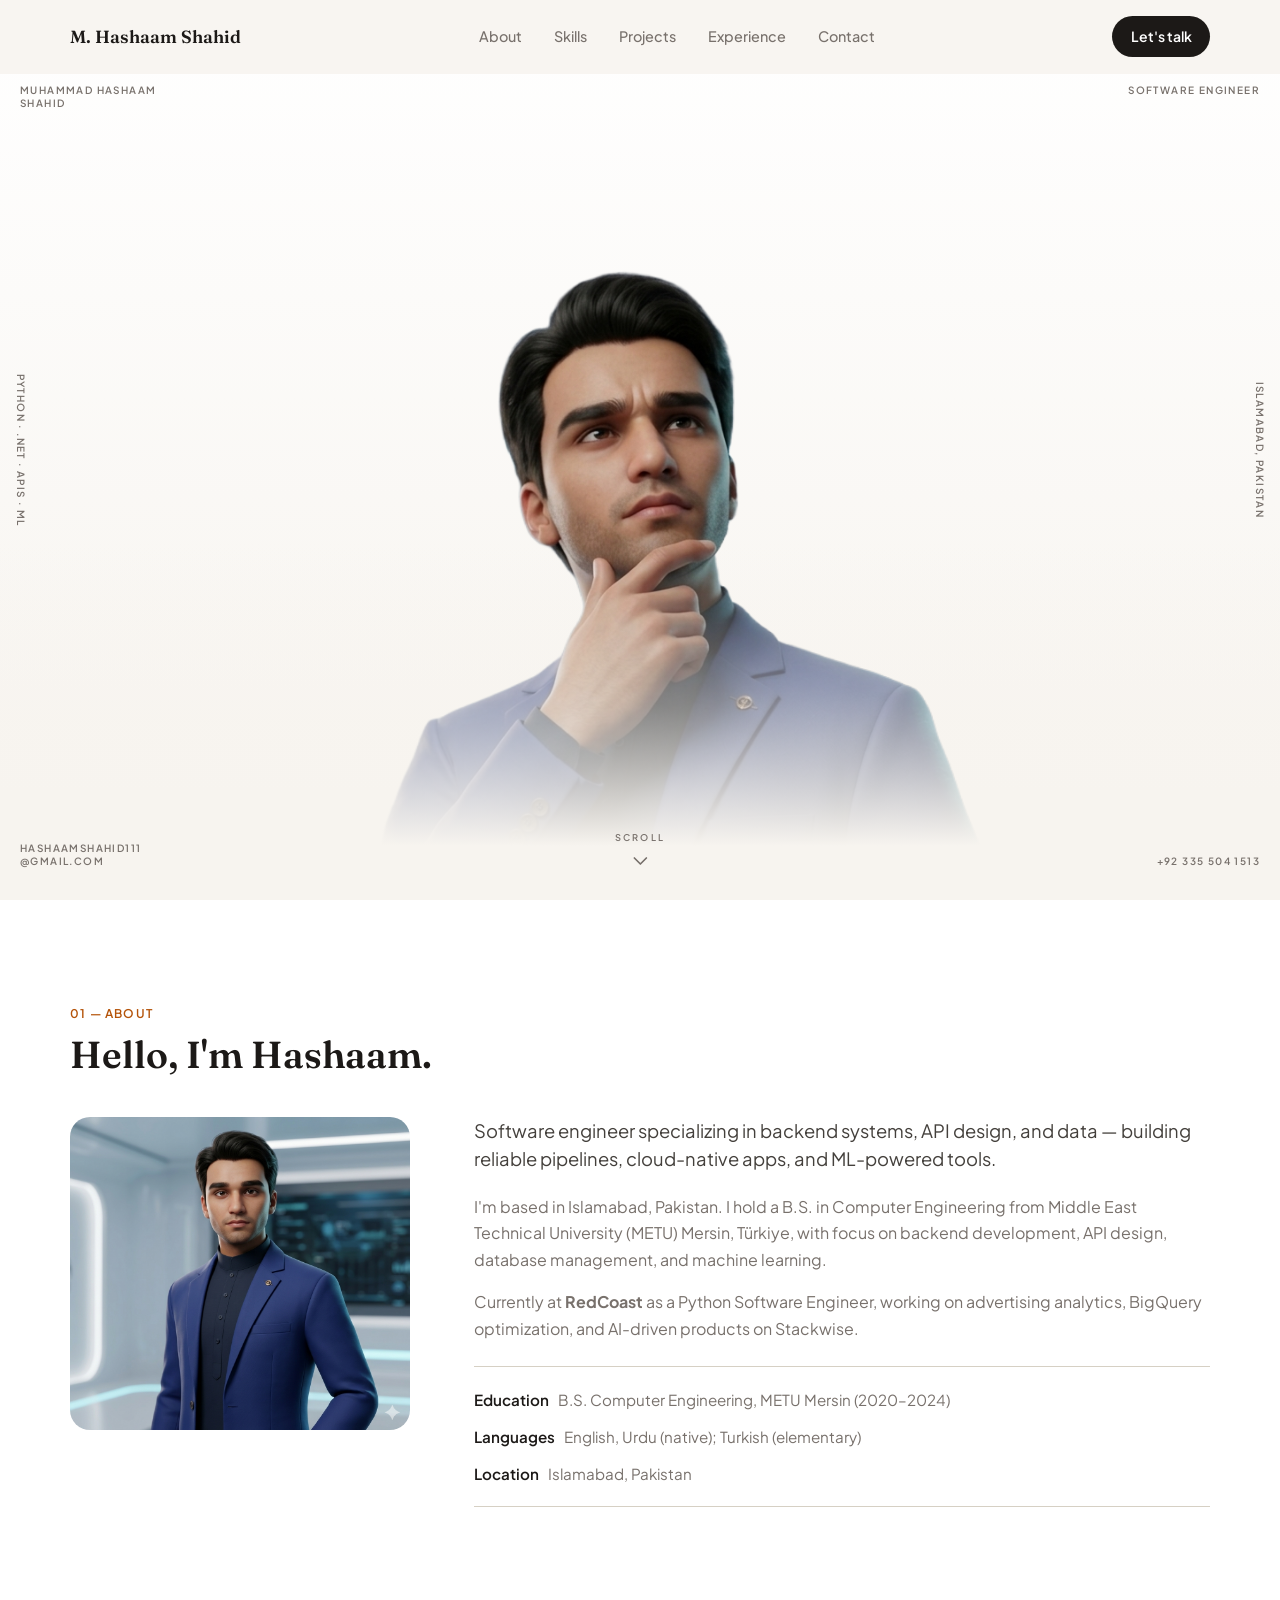
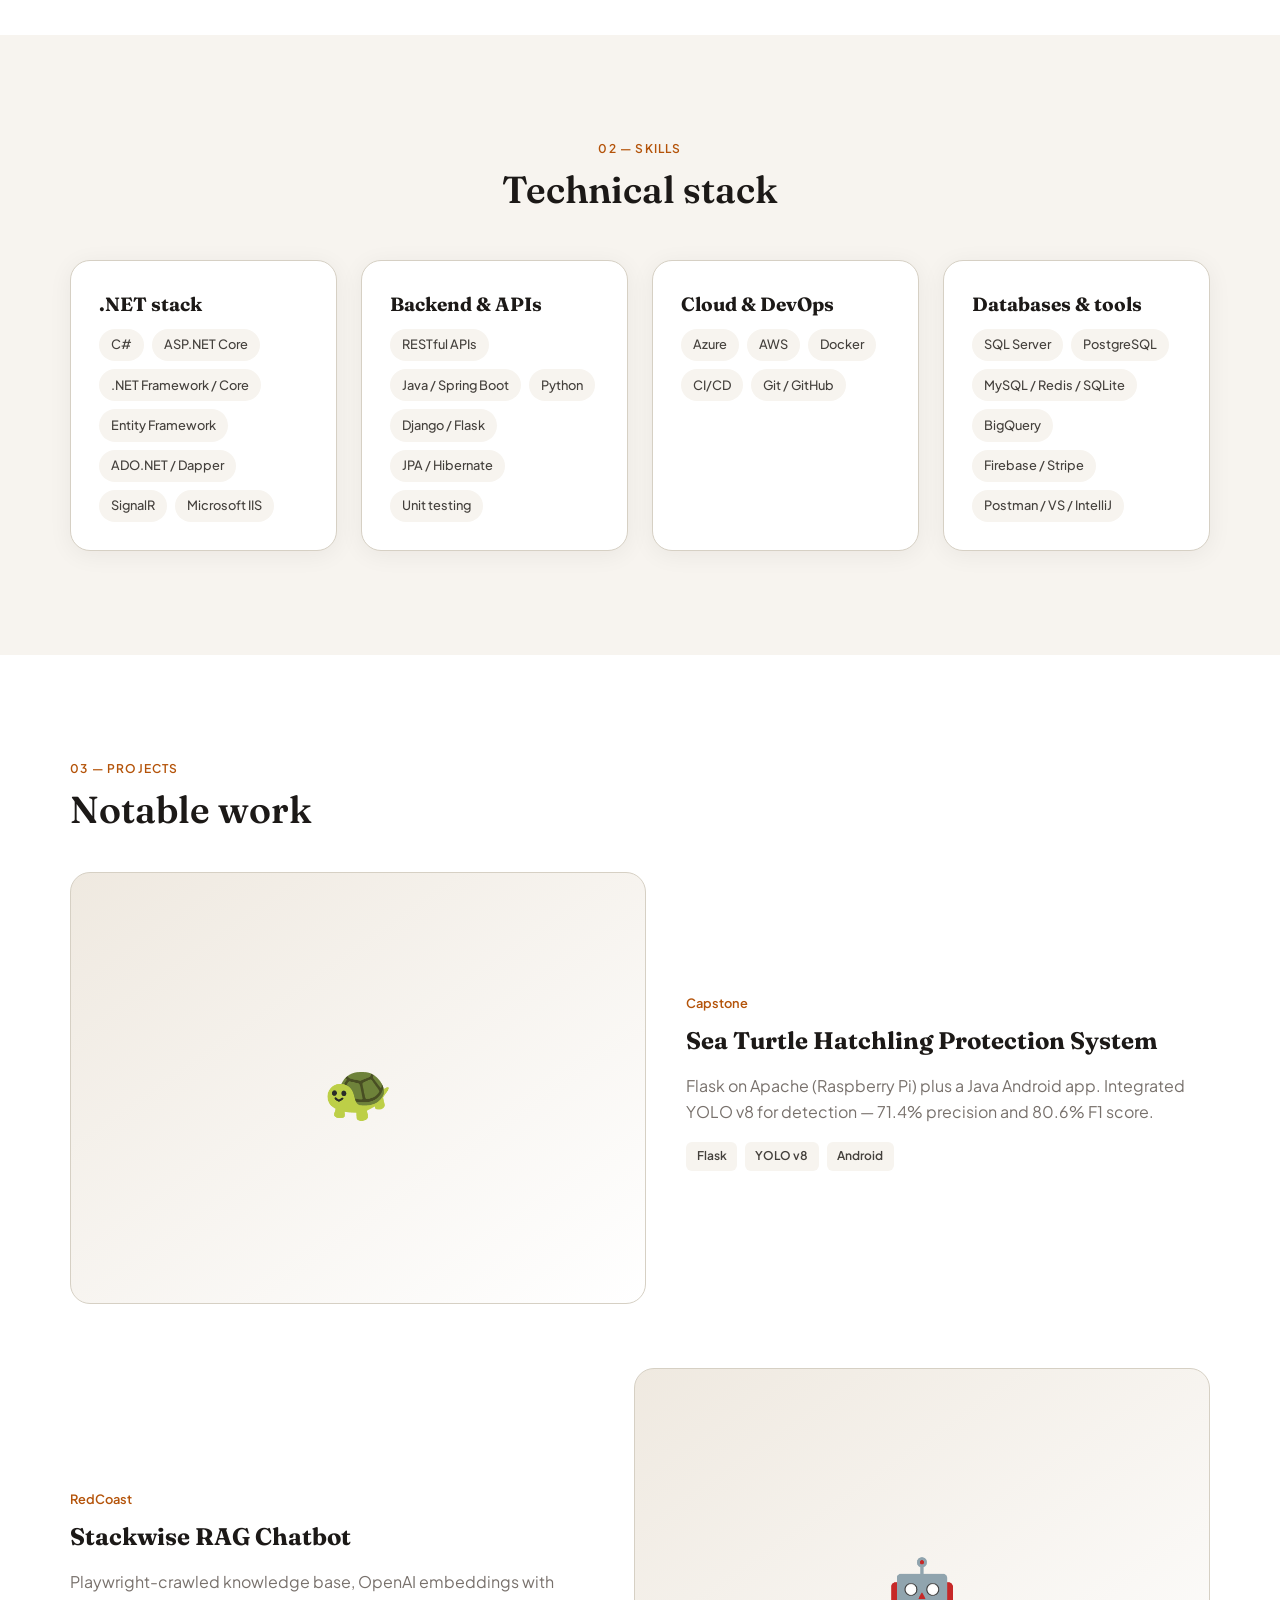
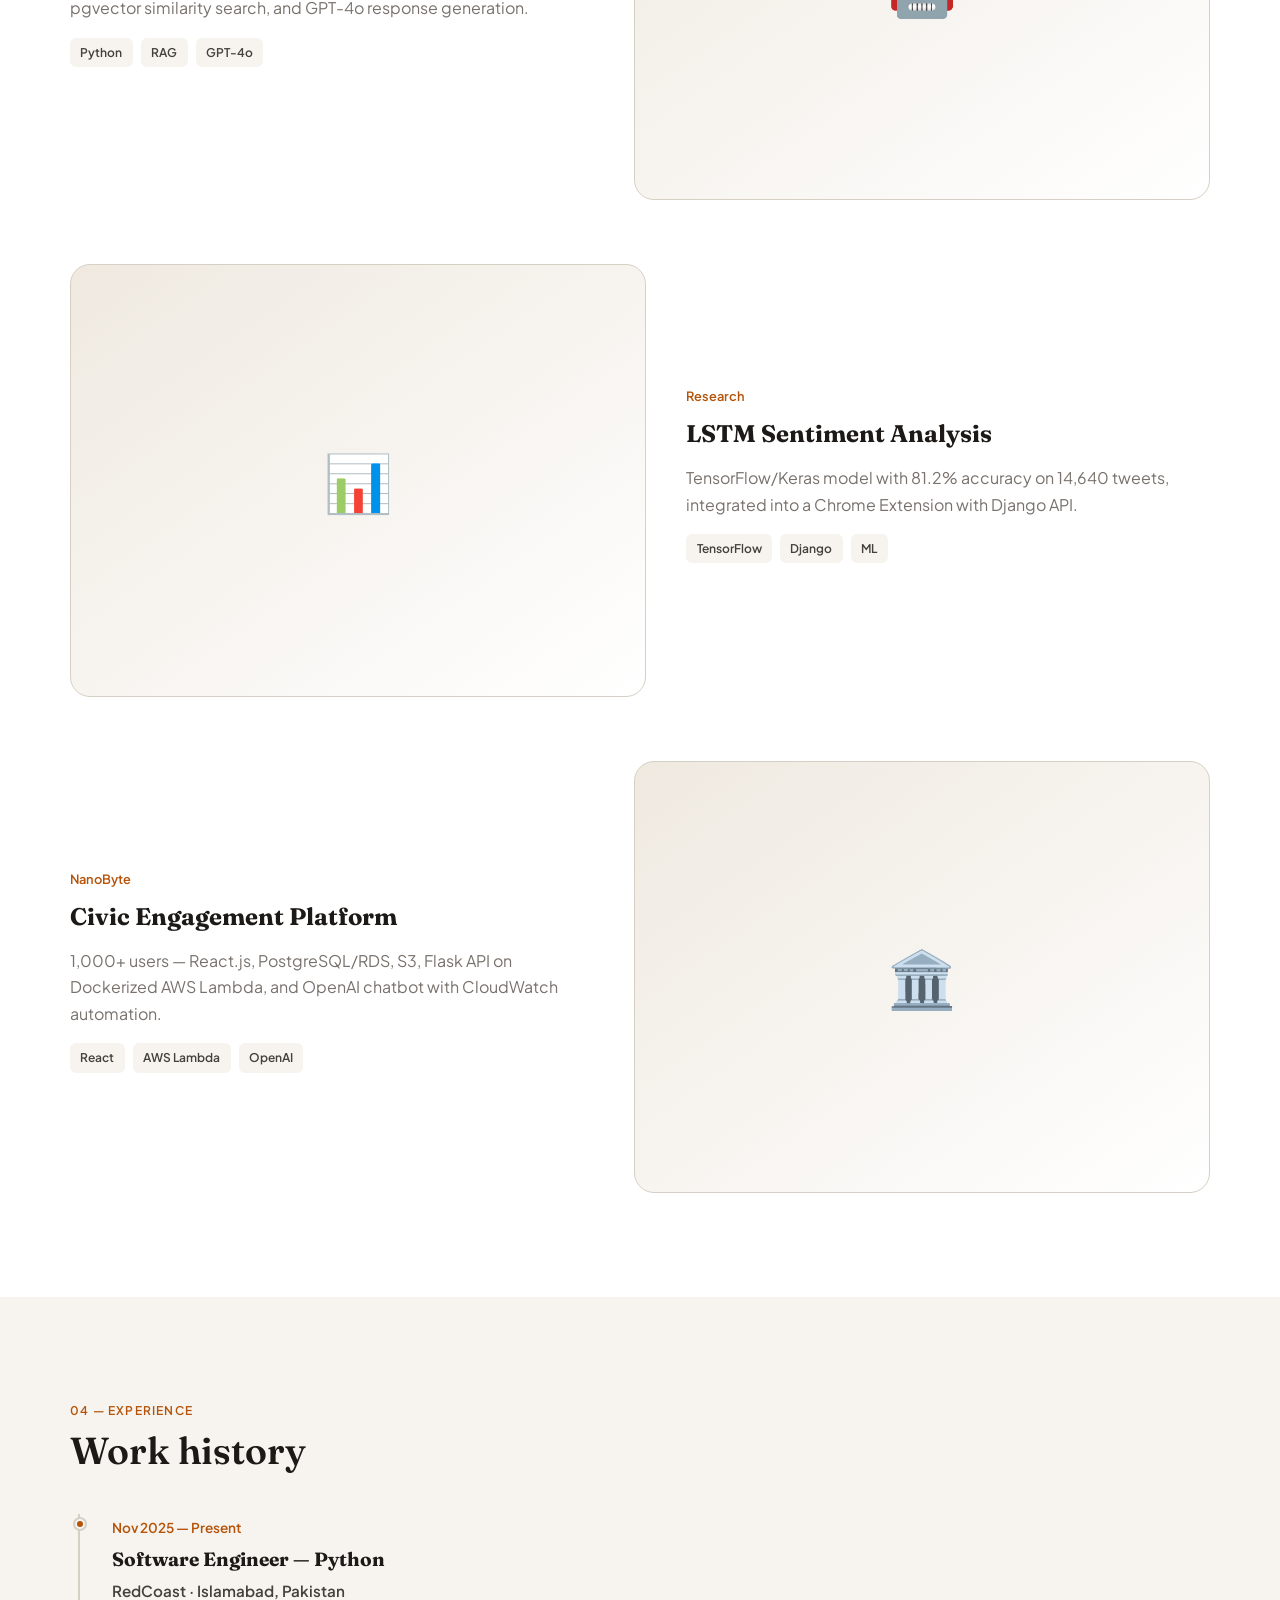
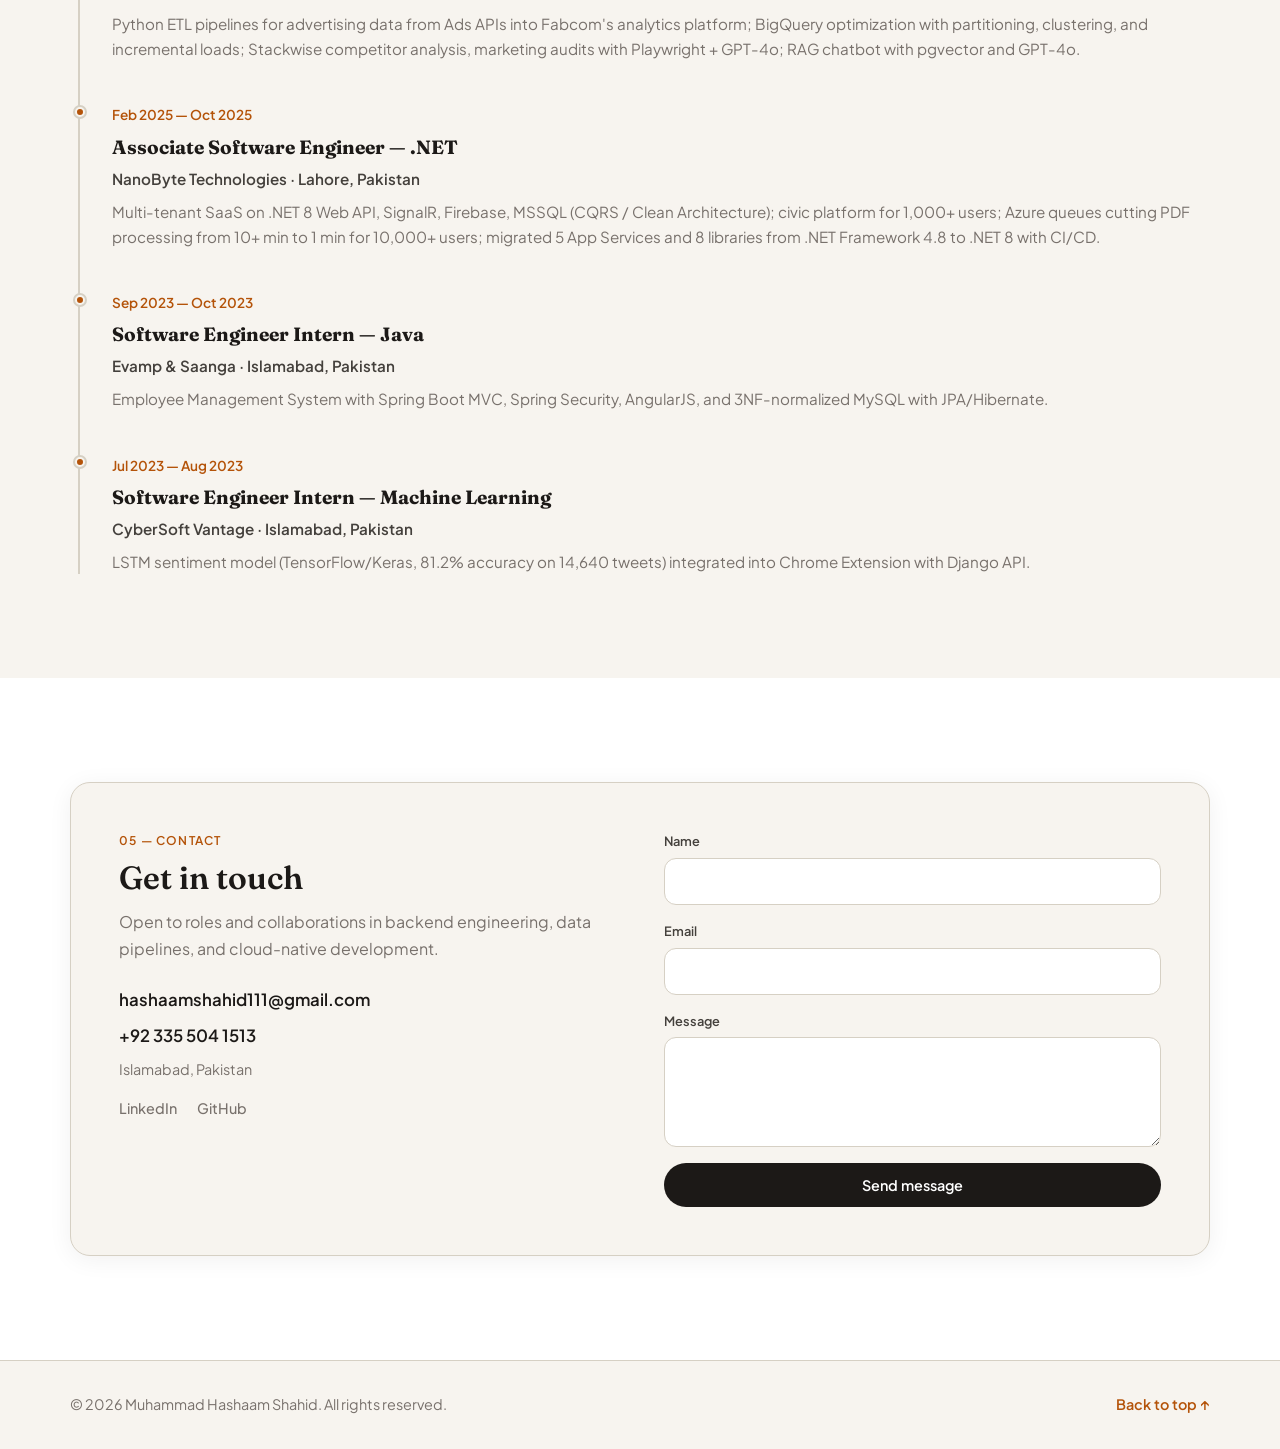
<file: index.html>
<!DOCTYPE html>
<html lang="en">
<head>
    <meta charset="UTF-8">
    <meta name="viewport" content="width=device-width, initial-scale=1.0">
    <title>Muhammad Hashaam Shahid — Software Engineer</title>
    <link rel="preconnect" href="https://fonts.googleapis.com">
    <link rel="preconnect" href="https://fonts.gstatic.com" crossorigin>
    <link href="https://fonts.googleapis.com/css2?family=Fraunces:opsz,wght@9..144,500;9..144,600;9..144,700&family=Plus+Jakarta+Sans:wght@400;500;600;700&display=swap" rel="stylesheet">
    <link rel="stylesheet" href="styles.css">
</head>
<body>
    <a class="skip-link" href="#main">Skip to content</a>

    <header class="site-header" id="top">
        <div class="header-inner">
            <a href="#top" class="brand">M. Hashaam Shahid</a>
            <nav class="site-nav" aria-label="Main">
                <ul>
                    <li><a href="#about">About</a></li>
                    <li><a href="#skills">Skills</a></li>
                    <li><a href="#work">Projects</a></li>
                    <li><a href="#experience">Experience</a></li>
                    <li><a href="#contact">Contact</a></li>
                </ul>
            </nav>
            <a href="#contact" class="header-btn">Let's talk</a>
            <button type="button" class="nav-toggle" id="navToggle" aria-expanded="false" aria-controls="mobileNav" aria-label="Open menu">
                <span></span><span></span><span></span>
            </button>
        </div>
        <div class="mobile-nav" id="mobileNav" hidden>
            <a href="#about">About</a>
            <a href="#skills">Skills</a>
            <a href="#work">Projects</a>
            <a href="#experience">Experience</a>
            <a href="#contact">Contact</a>
        </div>
    </header>

    <section class="hero banner" aria-label="Introduction">
        <div class="hero-bg" aria-hidden="true"></div>

        <div class="hero-stage">
            <!-- Avatar: lowest layer in hero stack -->
            <div class="hero-avatar">
                <div class="model" role="img" aria-label="Muhammad Hashaam Shahid"></div>
            </div>

            <!-- 3D ring: above avatar -->
            <div class="slider" style="--quantity: 8;">
                <div class="item" style="--i: 1;"><img src="img1.png" alt=""></div>
                <div class="item" style="--i: 2;"><img src="img2.png" alt=""></div>
                <div class="item" style="--i: 3;"><img src="img3.png" alt=""></div>
                <div class="item" style="--i: 4;"><img src="img4.png" alt=""></div>
                <div class="item" style="--i: 5;"><img src="img5.png" alt=""></div>
                <div class="item" style="--i: 6;"><img src="img6.png" alt=""></div>
                <div class="item" style="--i: 7;"><img src="img7.png" alt=""></div>
                <div class="item" style="--i: 8;"><img src="img8.png" alt=""></div>
            </div>

        </div>

        <!-- Minimal labels on screen edges only — center stays clear for 3D -->
        <div class="hero-edges">
            <span class="edge edge-tl">Muhammad Hashaam Shahid</span>
            <span class="edge edge-tr">Software Engineer</span>
            <a class="edge edge-bl" href="mailto:hashaamshahid111@gmail.com">hashaamshahid111<br>@gmail.com</a>
            <a class="edge edge-br" href="tel:+923355041513">+92 335 504 1513</a>
            <span class="edge edge-left" aria-hidden="true">Python · .NET · APIs · ML</span>
            <span class="edge edge-right" aria-hidden="true">Islamabad, Pakistan</span>
            <a class="edge edge-scroll" href="#about" aria-label="Scroll down">
                <span class="scroll-label">Scroll</span>
                <span class="scroll-arrow" aria-hidden="true">
                    <svg width="24" height="24" viewBox="0 0 24 24" fill="none" xmlns="http://www.w3.org/2000/svg">
                        <path d="M6 9l6 6 6-6" stroke="currentColor" stroke-width="1.75" stroke-linecap="round" stroke-linejoin="round"/>
                    </svg>
                </span>
            </a>
        </div>
        <h1 class="visually-hidden">Muhammad Hashaam Shahid — Software Engineer</h1>

        <div class="hero-fade" aria-hidden="true"></div>
    </section>

    <main id="main">
        <section class="section about" id="about">
            <div class="wrap">
                <div class="section-head">
                    <span class="tag">01 — About</span>
                    <h2>Hello, I'm Hashaam.</h2>
                </div>
                <div class="about-layout">
                    <div class="about-photo">
                        <div class="photo-frame">
                            <img src="photoframe.png" alt="Muhammad Hashaam Shahid" width="400" height="500">
                        </div>
                    </div>
                    <div class="about-copy">
                        <p class="large">Software engineer specializing in backend systems, API design, and data — building reliable pipelines, cloud-native apps, and ML-powered tools.</p>
                        <p>I'm based in Islamabad, Pakistan. I hold a B.S. in Computer Engineering from Middle East Technical University (METU) Mersin, Türkiye, with focus on backend development, API design, database management, and machine learning.</p>
                        <p>Currently at <strong>RedCoast</strong> as a Python Software Engineer, working on advertising analytics, BigQuery optimization, and AI-driven products on Stackwise.</p>
                        <ul class="about-facts">
                            <li><strong>Education</strong> B.S. Computer Engineering, METU Mersin (2020–2024)</li>
                            <li><strong>Languages</strong> English, Urdu (native); Turkish (elementary)</li>
                            <li><strong>Location</strong> Islamabad, Pakistan</li>
                        </ul>
                    </div>
                </div>
            </div>
        </section>

        <section class="section skills" id="skills">
            <div class="wrap">
                <div class="section-head center">
                    <span class="tag">02 — Skills</span>
                    <h2>Technical stack</h2>
                </div>
                <div class="skills-grid">
                    <article class="skill-card">
                        <h3>.NET stack</h3>
                        <ul>
                            <li>C#</li>
                            <li>ASP.NET Core</li>
                            <li>.NET Framework / Core</li>
                            <li>Entity Framework</li>
                            <li>ADO.NET / Dapper</li>
                            <li>SignalR</li>
                            <li>Microsoft IIS</li>
                        </ul>
                    </article>
                    <article class="skill-card">
                        <h3>Backend & APIs</h3>
                        <ul>
                            <li>RESTful APIs</li>
                            <li>Java / Spring Boot</li>
                            <li>Python</li>
                            <li>Django / Flask</li>
                            <li>JPA / Hibernate</li>
                            <li>Unit testing</li>
                        </ul>
                    </article>
                    <article class="skill-card">
                        <h3>Cloud & DevOps</h3>
                        <ul>
                            <li>Azure</li>
                            <li>AWS</li>
                            <li>Docker</li>
                            <li>CI/CD</li>
                            <li>Git / GitHub</li>
                        </ul>
                    </article>
                    <article class="skill-card">
                        <h3>Databases & tools</h3>
                        <ul>
                            <li>SQL Server</li>
                            <li>PostgreSQL</li>
                            <li>MySQL / Redis / SQLite</li>
                            <li>BigQuery</li>
                            <li>Firebase / Stripe</li>
                            <li>Postman / VS / IntelliJ</li>
                        </ul>
                    </article>
                </div>
            </div>
        </section>

        <section class="section work" id="work">
            <div class="wrap">
                <div class="section-head">
                    <span class="tag">03 — Projects</span>
                    <h2>Notable work</h2>
                </div>
                <div class="work-list">
                    <article class="work-item">
                        <div class="work-visual work-visual--icon">🐢</div>
                        <div class="work-info">
                            <span class="work-year">Capstone</span>
                            <h3>Sea Turtle Hatchling Protection System</h3>
                            <p>Flask on Apache (Raspberry Pi) plus a Java Android app. Integrated YOLO v8 for detection — 71.4% precision and 80.6% F1 score.</p>
                            <div class="work-meta">
                                <span>Flask</span><span>YOLO v8</span><span>Android</span>
                            </div>
                        </div>
                    </article>
                    <article class="work-item reverse">
                        <div class="work-visual work-visual--icon">🤖</div>
                        <div class="work-info">
                            <span class="work-year">RedCoast</span>
                            <h3>Stackwise RAG Chatbot</h3>
                            <p>Playwright-crawled knowledge base, OpenAI embeddings with pgvector similarity search, and GPT-4o response generation.</p>
                            <div class="work-meta">
                                <span>Python</span><span>RAG</span><span>GPT-4o</span>
                            </div>
                        </div>
                    </article>
                    <article class="work-item">
                        <div class="work-visual work-visual--icon">📊</div>
                        <div class="work-info">
                            <span class="work-year">Research</span>
                            <h3>LSTM Sentiment Analysis</h3>
                            <p>TensorFlow/Keras model with 81.2% accuracy on 14,640 tweets, integrated into a Chrome Extension with Django API.</p>
                            <div class="work-meta">
                                <span>TensorFlow</span><span>Django</span><span>ML</span>
                            </div>
                        </div>
                    </article>
                    <article class="work-item reverse">
                        <div class="work-visual work-visual--icon">🏛️</div>
                        <div class="work-info">
                            <span class="work-year">NanoByte</span>
                            <h3>Civic Engagement Platform</h3>
                            <p>1,000+ users — React.js, PostgreSQL/RDS, S3, Flask API on Dockerized AWS Lambda, and OpenAI chatbot with CloudWatch automation.</p>
                            <div class="work-meta">
                                <span>React</span><span>AWS Lambda</span><span>OpenAI</span>
                            </div>
                        </div>
                    </article>
                </div>
            </div>
        </section>

        <section class="section experience" id="experience">
            <div class="wrap">
                <div class="section-head">
                    <span class="tag">04 — Experience</span>
                    <h2>Work history</h2>
                </div>
                <ol class="timeline">
                    <li>
                        <time datetime="2025-11">Nov 2025 — Present</time>
                        <h3>Software Engineer — Python</h3>
                        <p class="company">RedCoast · Islamabad, Pakistan</p>
                        <p>Python ETL pipelines for advertising data from Ads APIs into Fabcom's analytics platform; BigQuery optimization with partitioning, clustering, and incremental loads; Stackwise competitor analysis, marketing audits with Playwright + GPT-4o; RAG chatbot with pgvector and GPT-4o.</p>
                    </li>
                    <li>
                        <time datetime="2025-02">Feb 2025 — Oct 2025</time>
                        <h3>Associate Software Engineer — .NET</h3>
                        <p class="company">NanoByte Technologies · Lahore, Pakistan</p>
                        <p>Multi-tenant SaaS on .NET 8 Web API, SignalR, Firebase, MSSQL (CQRS / Clean Architecture); civic platform for 1,000+ users; Azure queues cutting PDF processing from 10+ min to 1 min for 10,000+ users; migrated 5 App Services and 8 libraries from .NET Framework 4.8 to .NET 8 with CI/CD.</p>
                    </li>
                    <li>
                        <time datetime="2023-09">Sep 2023 — Oct 2023</time>
                        <h3>Software Engineer Intern — Java</h3>
                        <p class="company">Evamp & Saanga · Islamabad, Pakistan</p>
                        <p>Employee Management System with Spring Boot MVC, Spring Security, AngularJS, and 3NF-normalized MySQL with JPA/Hibernate.</p>
                    </li>
                    <li>
                        <time datetime="2023-07">Jul 2023 — Aug 2023</time>
                        <h3>Software Engineer Intern — Machine Learning</h3>
                        <p class="company">CyberSoft Vantage · Islamabad, Pakistan</p>
                        <p>LSTM sentiment model (TensorFlow/Keras, 81.2% accuracy on 14,640 tweets) integrated into Chrome Extension with Django API.</p>
                    </li>
                </ol>
            </div>
        </section>

        <section class="section contact" id="contact">
            <div class="wrap">
                <div class="contact-box">
                    <div class="contact-text">
                        <span class="tag">05 — Contact</span>
                        <h2>Get in touch</h2>
                        <p>Open to roles and collaborations in backend engineering, data pipelines, and cloud-native development.</p>
                        <div class="contact-direct">
                            <a href="mailto:hashaamshahid111@gmail.com">hashaamshahid111@gmail.com</a>
                            <a href="tel:+923355041513" class="contact-phone">+92 335 504 1513</a>
                            <p class="contact-location">Islamabad, Pakistan</p>
                            <div class="socials">
                                <a href="https://linkedin.com/in/" target="_blank" rel="noopener noreferrer">LinkedIn</a>
                                <a href="https://github.com/" target="_blank" rel="noopener noreferrer">GitHub</a>
                            </div>
                        </div>
                    </div>
                    <form class="contact-form" action="#" method="post">
                        <label>
                            <span>Name</span>
                            <input type="text" name="name" required autocomplete="name">
                        </label>
                        <label>
                            <span>Email</span>
                            <input type="email" name="email" required autocomplete="email">
                        </label>
                        <label>
                            <span>Message</span>
                            <textarea name="message" rows="4" required></textarea>
                        </label>
                        <button type="submit" class="btn btn-fill">Send message</button>
                    </form>
                </div>
            </div>
        </section>
    </main>

    <footer class="site-footer">
        <div class="wrap footer-inner">
            <p>© <span id="year"></span> Muhammad Hashaam Shahid. All rights reserved.</p>
            <a href="#top" class="text-link">Back to top ↑</a>
        </div>
    </footer>

    <script src="main.js"></script>
</body>
</html>
</file>
<file: styles.css>
/* —— Theme: warm editorial light —— */
:root {
    --avatar-ref-w: 1400;
    --avatar-ref-h: 1363;
    --content-max: 1140px;
    --design-w: 2560px;
    /* Mobile-first carousel (overridden at 768px+) */
    --scale: min(1, 100vw / 1200px);
    --slider-w: calc(175px * var(--scale));
    --slider-h: calc(218px * var(--scale));
    --ring-z: calc(480px * var(--scale));
    --perspective: calc(1000px * var(--scale));

    --paper: #f7f4ef;
    --paper-2: #efe9e0;
    --ink: #1c1917;
    --ink-soft: #44403c;
    --muted: #78716c;
    --line: #d6d0c4;
    --accent: #b45309;
    --accent-hover: #92400e;
    --white: #fff;
    --radius: 12px;
    --radius-lg: 20px;
    --shadow: 0 4px 24px rgba(28, 25, 23, 0.06);
    --shadow-lg: 0 20px 50px rgba(28, 25, 23, 0.1);
    --font-sans: "Plus Jakarta Sans", system-ui, sans-serif;
    --font-serif: "Fraunces", Georgia, serif;
}

*, *::before, *::after { box-sizing: border-box; margin: 0; padding: 0; }

html { scroll-behavior: smooth; }

body {
    font-family: var(--font-sans);
    font-size: 1rem;
    line-height: 1.65;
    color: var(--ink);
    background: var(--paper);
    overflow-x: clip; /* moved from .hero — clip on body doesn't flatten 3D */
}

img {
    max-width: 100%;
    height: auto;
    display: block;
    filter: none;
}

a { color: inherit; }

.skip-link {
    position: absolute;
    left: -9999px;
    top: 0;
    z-index: 9999;
    padding: 0.75rem 1rem;
    background: var(--ink);
    color: var(--white);
}
.skip-link:focus { left: 1rem; top: 1rem; }

.wrap {
    width: min(var(--content-max), 100% - 2.5rem);
    margin-inline: auto;
}

/* —— Header —— */
.site-header {
    position: fixed;
    top: 0;
    left: 0;
    right: 0;
    z-index: 200;
    background: rgba(247, 244, 239, 0.88);
    backdrop-filter: blur(10px);
    border-bottom: 1px solid transparent;
    transition: border-color 0.2s, box-shadow 0.2s;
}

.site-header.scrolled {
    border-color: var(--line);
    box-shadow: var(--shadow);
}

.header-inner {
    width: min(var(--content-max), 100% - 2.5rem);
    margin-inline: auto;
    display: flex;
    align-items: center;
    justify-content: space-between;
    gap: 1.5rem;
    padding: 1rem 0;
}

.brand {
    font-family: var(--font-serif);
    font-weight: 600;
    font-size: 1.1rem;
    text-decoration: none;
    color: var(--ink);
    white-space: nowrap;
}

.site-nav ul {
    display: flex;
    gap: 2rem;
    list-style: none;
}

.site-nav a {
    text-decoration: none;
    font-size: 0.9rem;
    font-weight: 500;
    color: var(--muted);
    transition: color 0.2s;
}

.site-nav a:hover { color: var(--ink); }

.header-btn {
    text-decoration: none;
    font-size: 0.875rem;
    font-weight: 600;
    padding: 0.55rem 1.15rem;
    border-radius: 999px;
    background: var(--ink);
    color: var(--white);
    transition: background 0.2s;
}

.header-btn:hover { background: var(--accent); }

.nav-toggle {
    display: none;
    flex-direction: column;
    gap: 5px;
    background: none;
    border: none;
    cursor: pointer;
    padding: 4px;
}

.nav-toggle span {
    display: block;
    width: 22px;
    height: 2px;
    background: var(--ink);
    border-radius: 1px;
}

.mobile-nav {
    display: none;
    flex-direction: column;
    gap: 0.75rem;
    padding: 1rem 1.25rem 1.25rem;
    border-top: 1px solid var(--line);
    background: var(--paper);
}

.mobile-nav a {
    text-decoration: none;
    font-weight: 500;
    color: var(--ink-soft);
}

.mobile-nav[hidden] { display: none; }
.mobile-nav.is-open {
    display: flex;
}

/* —— Buttons & links —— */
.btn {
    display: inline-flex;
    align-items: center;
    justify-content: center;
    padding: 0.8rem 1.5rem;
    font-family: inherit;
    font-size: 0.9rem;
    font-weight: 600;
    text-decoration: none;
    border-radius: 999px;
    border: none;
    cursor: pointer;
    transition: background 0.2s, color 0.2s, border-color 0.2s;
}

.btn-fill {
    background: var(--ink);
    color: var(--white);
}

.btn-fill:hover { background: var(--accent); }

.btn-line {
    background: transparent;
    color: var(--ink);
    border: 1.5px solid var(--line);
}

.btn-line:hover {
    border-color: var(--ink);
    background: var(--white);
}

.text-link {
    font-weight: 600;
    color: var(--accent);
    text-decoration: none;
}

.text-link:hover { color: var(--accent-hover); }

/* —— Hero / 3D banner —— */
.hero {
    position: relative;
    width: 100%;
    min-height: 100vh;
    /* overflow: clip removed — any overflow on a 3D ancestor flattens the carousel on mobile Safari */
    padding-top: 4.5rem;
}

.hero-bg {
    position: absolute;
    inset: 0;
    z-index: 0;
    background: linear-gradient(180deg, var(--white) 0%, var(--paper) 88%);
}

.hero-stage {
    position: relative;
    width: 100%;
    min-height: calc(100vh - 4.5rem);
}

/* Layer 1: avatar behind slider */
.hero-avatar {
    position: absolute;
    bottom: 0;
    left: 50%;
    transform: translateX(-50%);
    width: min(100%, 900px);
    height: 75vh;
    z-index: 1;
    pointer-events: none;
}

.hero-avatar .model {
    background-image: url(avatar.png);
    width: 100%;
    height: 100%;
    background-size: auto 130%;
    background-repeat: no-repeat;
    background-position: top center;
    filter: none;
    mix-blend-mode: normal;
}

/* Layer 2: 3D slider in front of avatar */
.hero .slider {
    position: absolute;
    width: var(--slider-w);
    height: var(--slider-h);
    top: 14%;
    left: calc(50% - var(--slider-w) / 2);
    transform-style: preserve-3d;
    -webkit-transform-style: preserve-3d;  /* Safari */
    /* perspective() removed from here — it's now a property on .hero-stage */
    animation: autoRun 20s linear infinite;
    -webkit-animation: autoRun 20s linear infinite;
    z-index: 10;
}

.hero .slider .item {
    position: absolute;
    inset: 0;
    overflow: clip;
    display: flex;
    align-items: center;
    justify-content: center;
    /* Static positioning around the ring — only .slider rotates, NOT each item */
    transform: rotateY(calc((var(--i) - 1) * (360 / var(--quantity)) * 1deg))
        translateZ(var(--ring-z));
    -webkit-transform: rotateY(calc((var(--i) - 1) * (360 / var(--quantity)) * 1deg))
        translateZ(var(--ring-z));
    /* animation: autoRun removed — this was overriding the transform above and stacking all cards */
}

@keyframes autoRun {
    from { transform: perspective(var(--perspective)) rotateX(-16deg) rotateY(0deg); }
    to   { transform: perspective(var(--perspective)) rotateX(-16deg) rotateY(360deg); }
}

@-webkit-keyframes autoRun {
    from { -webkit-transform: perspective(var(--perspective)) rotateX(-16deg) rotateY(0deg); }
    to   { -webkit-transform: perspective(var(--perspective)) rotateX(-16deg) rotateY(360deg); }
}

.hero .slider .item img {
    width: 100%;
    height: auto;
    max-height: 100%;
    aspect-ratio: var(--avatar-ref-w) / var(--avatar-ref-h);
    object-fit: contain;
    object-position: center;
    filter: none;
    mix-blend-mode: normal;
}

/* Edge labels — tiny, out of the 3D stage */
.hero-edges {
    position: absolute;
    inset: 0;
    z-index: 25;
    pointer-events: none;
}

.hero-edges .edge {
    position: absolute;
    font-size: 0.625rem;
    font-weight: 600;
    letter-spacing: 0.14em;
    text-transform: uppercase;
    color: var(--muted);
    line-height: 1.3;
    max-width: 11rem;
    pointer-events: auto;
}

.hero-edges a.edge {
    text-decoration: none;
    transition: color 0.2s;
}

.hero-edges a.edge:hover {
    color: var(--accent);
}

.edge-tl {
    top: calc(4.5rem + 0.75rem);
    left: clamp(0.65rem, 2vw, 1.25rem);
}

.edge-tr {
    top: calc(4.5rem + 0.75rem);
    right: clamp(0.65rem, 2vw, 1.25rem);
    text-align: right;
}

.edge-bl {
    bottom: clamp(1.25rem, 4vh, 2rem);
    left: clamp(0.65rem, 2vw, 1.25rem);
    max-width: 14rem;
    word-break: break-all;
    font-size: 0.58rem;
    letter-spacing: 0.08em;
    text-transform: lowercase;
}

.edge-br {
    bottom: clamp(1.25rem, 4vh, 2rem);
    right: clamp(0.65rem, 2vw, 1.25rem);
    text-align: right;
}

.edge-left,
.edge-right {
    top: 50%;
    transform: translateY(-50%);
    writing-mode: vertical-rl;
    text-orientation: mixed;
    letter-spacing: 0.2em;
    font-size: 0.58rem;
    max-width: none;
    pointer-events: none;
}

.edge-left {
    left: clamp(0.4rem, 1.2vw, 0.85rem);
}

.edge-right {
    right: clamp(0.4rem, 1.2vw, 0.85rem);
}

.edge-scroll {
    bottom: clamp(1rem, 3vh, 1.75rem);
    left: 50%;
    transform: translateX(-50%);
    pointer-events: auto;
    display: flex;
    flex-direction: column;
    align-items: center;
    gap: 0.4rem;
    text-transform: none;
    letter-spacing: 0;
    max-width: none;
    color: var(--muted);
}

.scroll-label {
    font-size: 0.58rem;
    font-weight: 600;
    letter-spacing: 0.22em;
    text-transform: uppercase;
}

.edge-scroll:hover {
    color: var(--accent);
}

.scroll-arrow {
    display: flex;
    align-items: center;
    justify-content: center;
    animation: scroll-bounce 1.8s ease-in-out infinite;
}

.scroll-arrow svg {
    display: block;
    width: 1.5rem;
    height: 1.5rem;
}

@keyframes scroll-bounce {
    0%, 100% {
        transform: translateY(0);
        opacity: 0.85;
    }
    50% {
        transform: translateY(8px);
        opacity: 0.35;
    }
}

@media (prefers-reduced-motion: reduce) {
    .scroll-arrow {
        animation: none;
    }
}

.visually-hidden {
    position: absolute;
    width: 1px;
    height: 1px;
    padding: 0;
    margin: -1px;
    overflow: hidden;
    clip: rect(0, 0, 0, 0);
    white-space: nowrap;
    border: 0;
}

.hero-fade {
    position: absolute;
    bottom: 0;
    left: 0;
    right: 0;
    height: 40%;
    background: linear-gradient(to top, var(--paper) 15%, transparent);
    z-index: 5;
    pointer-events: none;
}

/* —— Sections —— */
.section {
    padding: clamp(4rem, 10vw, 6.5rem) 0;
}

.section-head {
    margin-bottom: 2.5rem;
}

.section-head.center {
    text-align: center;
    max-width: 32rem;
    margin-inline: auto;
    margin-bottom: 3rem;
}

.tag {
    display: block;
    font-size: 0.75rem;
    font-weight: 600;
    letter-spacing: 0.1em;
    text-transform: uppercase;
    color: var(--accent);
    margin-bottom: 0.5rem;
}

.section h2 {
    font-family: var(--font-serif);
    font-size: clamp(1.75rem, 4vw, 2.35rem);
    font-weight: 600;
    line-height: 1.2;
    color: var(--ink);
}

.section-desc {
    margin-top: 0.75rem;
    color: var(--muted);
    max-width: 40ch;
}

/* About */
.about { background: var(--white); }

.about-layout {
    display: grid;
    grid-template-columns: minmax(240px, 340px) 1fr;
    gap: clamp(2rem, 5vw, 4rem);
    align-items: start;
}

.photo-frame {
    border-radius: var(--radius-lg);
    overflow: hidden;
    background: transparent;
    border: none;
    box-shadow: none;
}

.photo-frame img {
    width: 100%;
    height: auto;
    display: block;
    object-fit: contain;
    filter: none;
}

.about-copy .large {
    font-size: 1.15rem;
    color: var(--ink-soft);
    margin-bottom: 1.25rem;
    line-height: 1.55;
}

.about-copy p {
    color: var(--muted);
    margin-bottom: 1rem;
}

.about-facts {
    list-style: none;
    margin: 1.5rem 0;
    padding: 1.25rem 0;
    border-top: 1px solid var(--line);
    border-bottom: 1px solid var(--line);
    display: grid;
    gap: 0.75rem;
}

.about-facts li {
    font-size: 0.95rem;
    color: var(--muted);
}

.about-facts strong {
    color: var(--ink);
    font-weight: 600;
    margin-right: 0.35rem;
}

/* Skills */
.skills { background: var(--paper); }

.skills-grid {
    display: grid;
    grid-template-columns: repeat(2, 1fr);
    gap: 1.5rem;
}

@media (min-width: 1000px) {
    .skills-grid {
        grid-template-columns: repeat(4, 1fr);
    }
}

.skill-card {
    background: var(--white);
    border: 1px solid var(--line);
    border-radius: var(--radius-lg);
    padding: 1.75rem;
    box-shadow: var(--shadow);
    transition: box-shadow 0.25s, transform 0.25s;
}

.skill-card:hover {
    box-shadow: var(--shadow-lg);
    transform: translateY(-2px);
}

.skill-card h3 {
    font-family: var(--font-serif);
    font-size: 1.2rem;
    margin-bottom: 0.5rem;
}

.skill-card > p {
    font-size: 0.9rem;
    color: var(--muted);
    margin-bottom: 1.25rem;
}

.skill-card ul {
    list-style: none;
    display: flex;
    flex-wrap: wrap;
    gap: 0.5rem;
}

.skill-card li {
    font-size: 0.8rem;
    font-weight: 500;
    padding: 0.35rem 0.75rem;
    background: var(--paper);
    border-radius: 999px;
    color: var(--ink-soft);
}

/* Work */
.work { background: var(--white); }

.work-list {
    display: flex;
    flex-direction: column;
    gap: 4rem;
}

.work-item {
    display: grid;
    grid-template-columns: 1.1fr 1fr;
    gap: 2.5rem;
    align-items: center;
}

.work-item.reverse {
    direction: rtl;
}

.work-item.reverse > * {
    direction: ltr;
}

.work-visual {
    border-radius: var(--radius-lg);
    overflow: hidden;
    background: var(--paper-2);
    border: 1px solid var(--line);
    aspect-ratio: 4/3;
    display: flex;
    align-items: center;
    justify-content: center;
}

.work-visual img {
    width: 70%;
    object-fit: contain;
    filter: none;
}

.work-visual--icon {
    font-size: 3.5rem;
    background: linear-gradient(145deg, var(--paper-2), var(--white));
}

.work-year {
    font-size: 0.8rem;
    font-weight: 600;
    color: var(--accent);
}

.work-info h3 {
    font-family: var(--font-serif);
    font-size: 1.5rem;
    margin: 0.35rem 0 0.75rem;
}

.work-info > p {
    color: var(--muted);
    margin-bottom: 1rem;
}

.work-meta {
    display: flex;
    gap: 0.5rem;
    margin-bottom: 1rem;
}

.work-meta span {
    font-size: 0.75rem;
    font-weight: 600;
    padding: 0.3rem 0.65rem;
    background: var(--paper);
    border-radius: 6px;
    color: var(--ink-soft);
}

/* Experience */
.experience { background: var(--paper); }

.timeline {
    list-style: none;
    border-left: 2px solid var(--line);
    margin-left: 0.5rem;
    padding-left: 2rem;
    display: flex;
    flex-direction: column;
    gap: 2.5rem;
}

.timeline li {
    position: relative;
}

.timeline li::before {
    content: "";
    position: absolute;
    left: calc(-2rem - 5px);
    top: 0.35rem;
    width: 10px;
    height: 10px;
    border-radius: 50%;
    background: var(--accent);
    border: 2px solid var(--paper);
    box-shadow: 0 0 0 2px var(--line);
}

.timeline time {
    font-size: 0.85rem;
    font-weight: 600;
    color: var(--accent);
}

.timeline h3 {
    font-family: var(--font-serif);
    font-size: 1.2rem;
    margin: 0.25rem 0 0.15rem;
}

.timeline .company {
    font-weight: 600;
    color: var(--ink-soft);
    font-size: 0.95rem;
    margin-bottom: 0.5rem;
}

.timeline p:last-child {
    color: var(--muted);
    font-size: 0.95rem;
}

/* Contact */
.contact { background: var(--white); }

.contact-box {
    display: grid;
    grid-template-columns: 1fr 1fr;
    gap: 3rem;
    padding: clamp(2rem, 5vw, 3rem);
    background: var(--paper);
    border: 1px solid var(--line);
    border-radius: var(--radius-lg);
    box-shadow: var(--shadow);
}

.contact-text h2 {
    font-family: var(--font-serif);
    font-size: clamp(1.5rem, 3vw, 2rem);
    margin: 0.25rem 0 0.75rem;
}

.contact-text > p {
    color: var(--muted);
    margin-bottom: 1.5rem;
}

.contact-direct a[href^="mailto"],
.contact-direct .contact-phone {
    display: block;
    font-size: 1.05rem;
    font-weight: 600;
    color: var(--ink);
    text-decoration: none;
    margin-bottom: 0.5rem;
}

.contact-direct a:hover { color: var(--accent); }

.contact-location {
    font-size: 0.9rem;
    color: var(--muted);
    margin-bottom: 1rem;
}

.socials {
    display: flex;
    gap: 1.25rem;
}

.socials a {
    font-size: 0.9rem;
    font-weight: 500;
    color: var(--muted);
    text-decoration: none;
}

.socials a:hover { color: var(--ink); }

.contact-form {
    display: flex;
    flex-direction: column;
    gap: 1rem;
}

.contact-form label {
    display: flex;
    flex-direction: column;
    gap: 0.35rem;
}

.contact-form label span {
    font-size: 0.8rem;
    font-weight: 600;
    color: var(--ink-soft);
}

.contact-form input,
.contact-form textarea {
    font-family: inherit;
    font-size: 1rem;
    padding: 0.75rem 1rem;
    border: 1px solid var(--line);
    border-radius: var(--radius);
    background: var(--white);
    color: var(--ink);
    transition: border-color 0.2s;
}

.contact-form input:focus,
.contact-form textarea:focus {
    outline: none;
    border-color: var(--ink);
}

.contact-form textarea { resize: vertical; min-height: 100px; }

/* Footer */
.site-footer {
    padding: 2rem 0;
    border-top: 1px solid var(--line);
    background: var(--paper);
}

.footer-inner {
    display: flex;
    justify-content: space-between;
    align-items: center;
    flex-wrap: wrap;
    gap: 1rem;
    font-size: 0.9rem;
    color: var(--muted);
}

/* Carousel: desktop / tablet (768px+) */
@media (min-width: 768px) {
    :root {
        --scale: min(1, 100vw / var(--design-w));
        --slider-w: calc(175px * var(--scale));
        --slider-h: calc(218px * var(--scale));
        --ring-z: calc(480px * var(--scale));
        --perspective: calc(1000px * var(--scale));
    }
}

/* —— Responsive —— */
@media (max-width: 900px) {
    .site-nav, .header-btn { display: none; }
    .nav-toggle { display: flex; }

    .skills-grid { grid-template-columns: 1fr; }
    .work-item,
    .work-item.reverse {
        grid-template-columns: 1fr;
        direction: ltr;
    }
    .about-layout { grid-template-columns: 1fr; }
    .contact-box { grid-template-columns: 1fr; }
}

@media (max-width: 900px) {
    .hero .slider { top: 22%; }
    .hero-avatar { height: 58vh; }

    .edge-left,
    .edge-right {
        display: none;
    }

    .edge-bl {
        max-width: 42vw;
    }

}

@media (max-width: 480px) {
    .edge-tl,
    .edge-tr {
        font-size: 0.55rem;
        max-width: 38vw;
    }

    .edge-tr {
        max-width: 9rem;
    }
}
</file>
